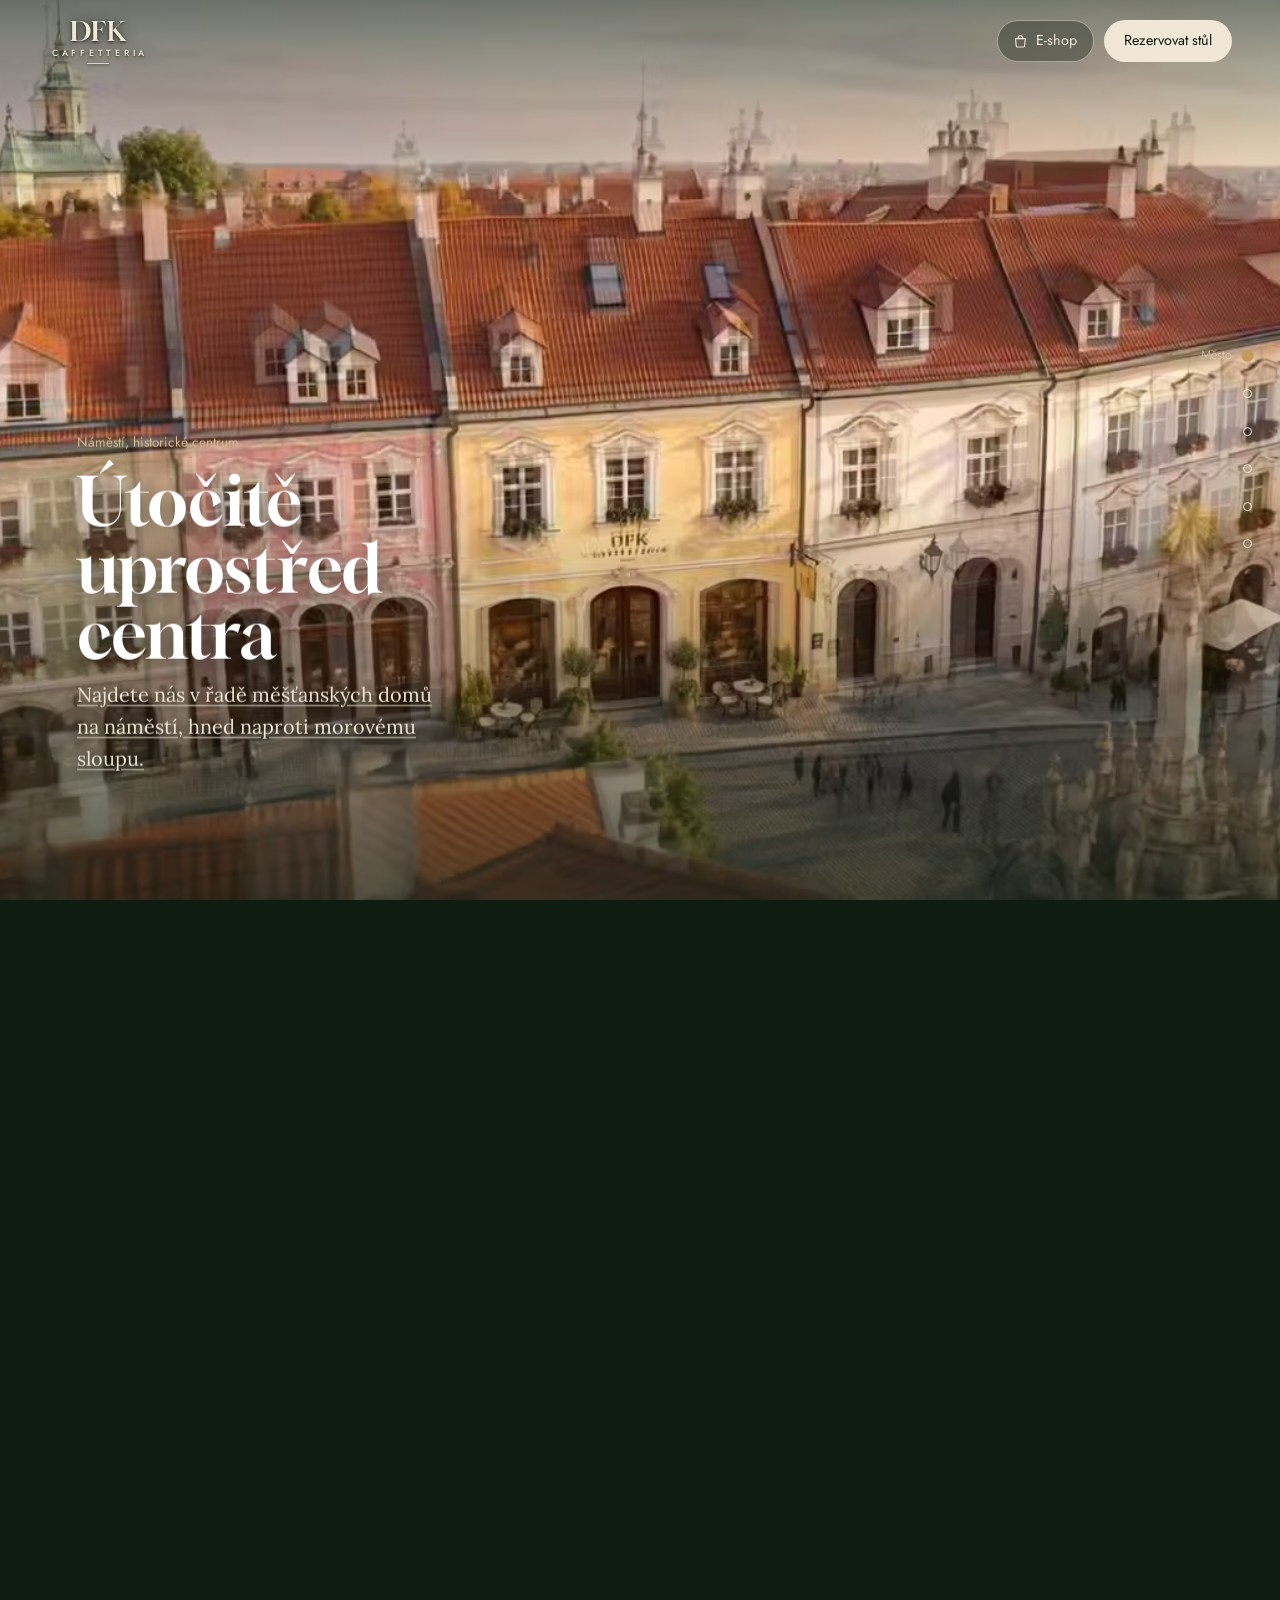
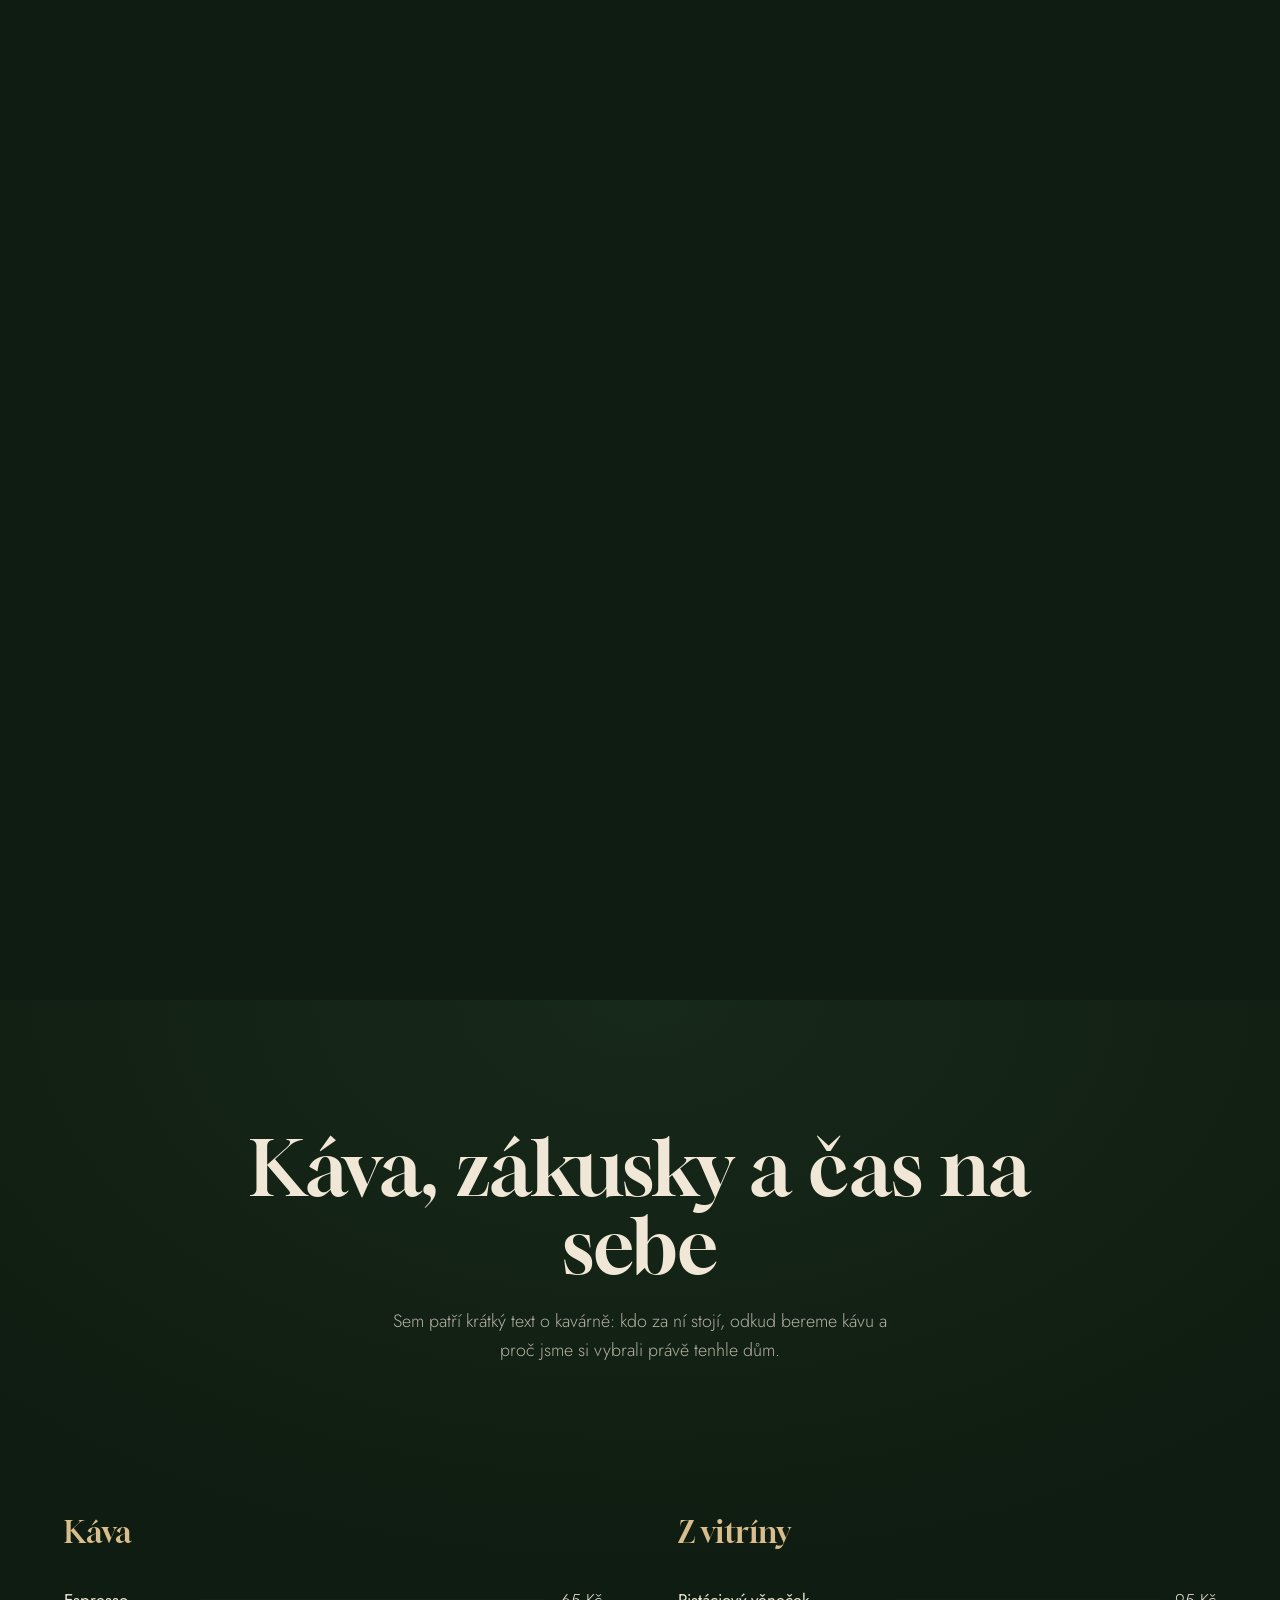
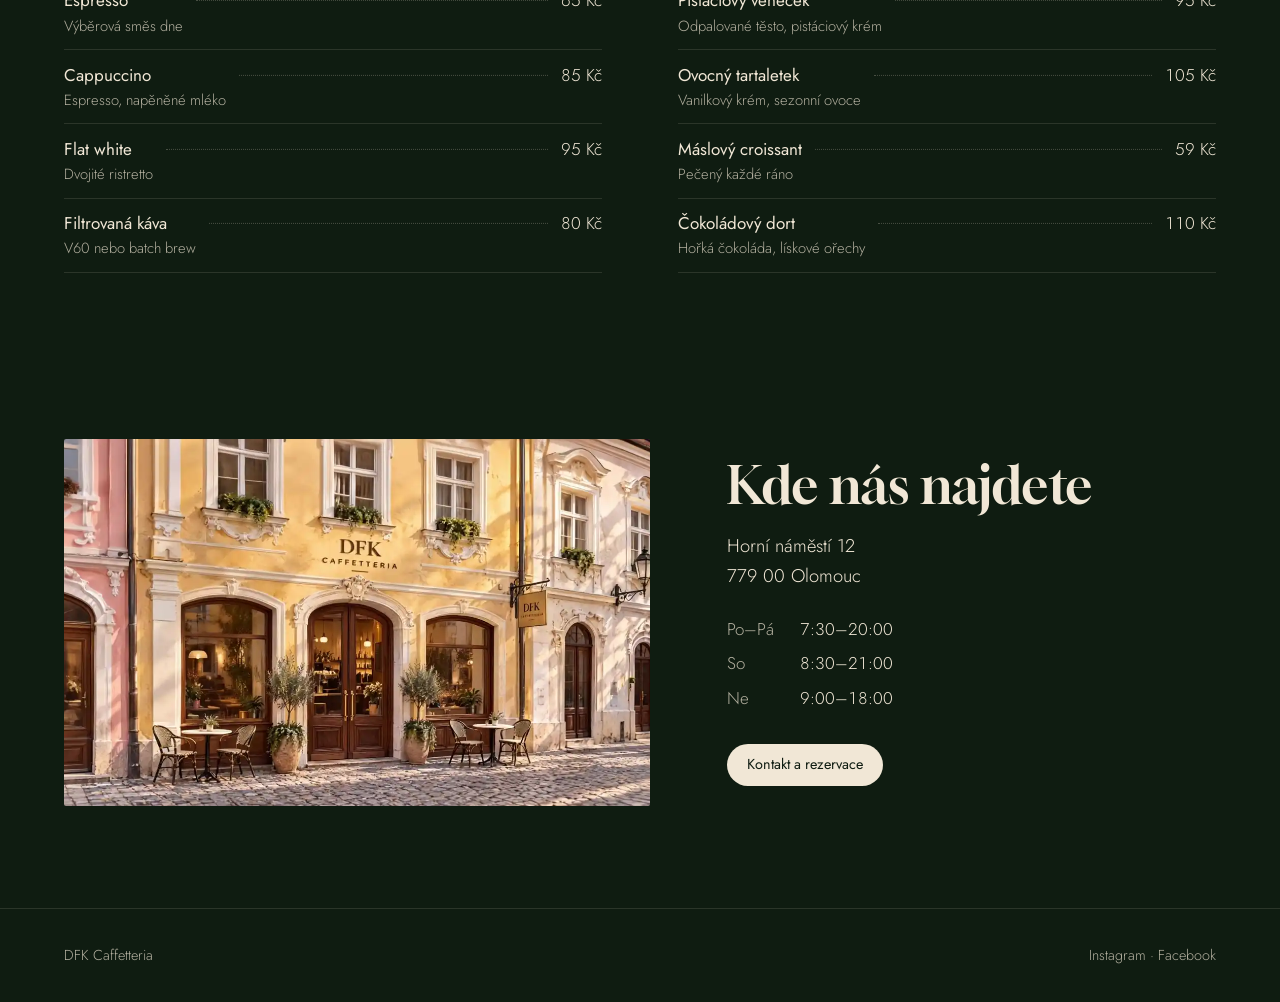
<file: index.html>
<!DOCTYPE html>
<html lang="cs">
<head>
<meta charset="utf-8">
<meta name="viewport" content="width=device-width, initial-scale=1, viewport-fit=cover">
<title>DFK Caffetteria</title>
<meta name="description" content="Kavárna v přízemí barokního domu v srdci starého města.">
<link rel="icon" href="data:image/svg+xml,%3Csvg xmlns='http://www.w3.org/2000/svg' viewBox='0 0 100 100'%3E%3Ctext y='.9em' font-size='90'%3E%E2%98%95%3C/text%3E%3C/svg%3E">
<script>document.documentElement.classList.add('cms-wait')</script>
<script src="https://identity.netlify.com/v1/netlify-identity-widget.js"></script>
<link rel="preconnect" href="https://fonts.googleapis.com">
<link rel="preconnect" href="https://fonts.gstatic.com" crossorigin>
<link href="https://fonts.googleapis.com/css2?family=Gloock&family=Jost:wght@300;400;500&display=swap" rel="stylesheet">
<style>
:root{
  --green:#0F1C11; --green-2:#17291A; --brass:#C19A5B; --brass-soft:#D9BD8C;
  --cream:#F1E7D6; --cream-dim:rgba(241,231,214,.72); --espresso:#2B1D14;
  --serif:"Gloock","Bodoni 72","Didot",Georgia,serif;
  --sans:"Jost","Futura","Avenir Next","Segoe UI",system-ui,sans-serif;
  box-sizing:border-box;
  padding-top:env(safe-area-inset-top,0px);
  padding-bottom:env(safe-area-inset-bottom,0px);
  color-scheme:dark;
}
*,*::before,*::after{box-sizing:inherit}
html{scroll-padding-top:env(safe-area-inset-top,0px);background:var(--green)}
body{margin:0;background:var(--green);color:var(--cream);font-family:var(--sans);font-weight:300;font-size:1.0625rem;line-height:1.6;-webkit-font-smoothing:antialiased}
a{color:inherit}
:focus-visible{outline:2px solid var(--brass);outline-offset:4px;border-radius:2px}

/* header */
.top{position:fixed;inset:0 0 auto;z-index:20;display:flex;align-items:center;justify-content:space-between;
  padding:calc(env(safe-area-inset-top,0px) + 1.1rem) clamp(1.2rem,4vw,3rem) 1.1rem;pointer-events:none}
.top > *{pointer-events:auto}
.top{transition:background .3s}
.top.solid{background:rgba(15,28,17,.9);-webkit-backdrop-filter:blur(10px);backdrop-filter:blur(10px)}
.mark{display:flex;flex-direction:column;align-items:center;text-decoration:none;line-height:1;text-shadow:0 1px 3px rgba(15,28,17,.9),0 0 14px rgba(15,28,17,.7)}
.mark span{font-weight:500}
.mark i{box-shadow:0 1px 3px rgba(15,28,17,.8)}
.mark b{font-family:var(--serif);font-weight:400;font-size:1.65rem;letter-spacing:.02em}
.mark span{font-size:.56rem;letter-spacing:.42em;margin-top:.3rem;padding-left:.42em}
.mark i{display:block;width:1.4rem;height:1px;background:currentColor;margin-top:.35rem;opacity:.8}
.book{font:inherit;font-size:.9rem;font-weight:400;color:var(--green);background:var(--cream);border:0;border-radius:999px;
  padding:.6rem 1.25rem;text-decoration:none;transition:background .2s}
.book:hover{background:var(--brass-soft)}

/* scroll film */
.film{position:relative;height:1000vh}
.stage{position:sticky;top:0;height:100vh;height:100dvh;overflow:hidden;background:var(--green)}
canvas{position:absolute;inset:0;width:100%;height:100%;display:block}
.scrim{position:absolute;inset:0;pointer-events:none;
  background:linear-gradient(180deg,rgba(15,28,17,.55) 0%,rgba(15,28,17,0) 22%,rgba(15,28,17,0) 55%,rgba(15,28,17,.7) 100%)}

.hero{position:absolute;inset:0;display:grid;place-items:center;text-align:center;padding:2rem;will-change:opacity,transform}
/* soft dark pool behind the logo so it never melts into the roofs */
.hero::before{content:"";position:absolute;inset:0;pointer-events:none;
  background:
    radial-gradient(ellipse 62% 48% at 50% 50%,rgba(15,28,17,.78) 0%,rgba(15,28,17,.55) 45%,rgba(15,28,17,0) 100%),
    rgba(15,28,17,.18)}
.hero > div{position:relative}
.hero h1{margin:0;font-family:var(--serif);font-weight:400;line-height:.86;font-size:clamp(5rem,19vw,17rem);letter-spacing:-.01em;color:#F7EFE1;
  text-shadow:0 2px 6px rgba(15,28,17,.55),0 .08em .5em rgba(15,28,17,.6)}
.hero h1 small{display:block;font-family:var(--sans);font-weight:500;font-size:.14em;letter-spacing:.62em;padding-left:.62em;margin-top:.9em;
  color:var(--brass-soft);text-shadow:0 1px 3px rgba(15,28,17,.9),0 0 18px rgba(15,28,17,.8)}
.hero p{margin:1.6rem auto 0;max-width:30ch;font-size:clamp(1.05rem,1.7vw,1.25rem);font-weight:400;color:#F7EFE1;
  text-shadow:0 1px 3px rgba(15,28,17,.95),0 0 20px rgba(15,28,17,.85)}
.hint{position:absolute;left:50%;bottom:calc(env(safe-area-inset-bottom,0px) + 2rem);transform:translateX(-50%);
  font-size:.85rem;font-weight:400;color:var(--cream);text-shadow:0 1px 3px rgba(15,28,17,.95),0 0 14px rgba(15,28,17,.8);display:flex;flex-direction:column;align-items:center;gap:.6rem}
.hint::after{content:"";width:1px;height:2.6rem;background:linear-gradient(var(--cream),transparent);animation:drip 2.2s ease-in-out infinite}
@keyframes drip{0%{transform:scaleY(0);transform-origin:top}50%{transform:scaleY(1);transform-origin:top}51%{transform-origin:bottom}100%{transform:scaleY(0);transform-origin:bottom}}

.beat{position:absolute;max-width:min(30rem,86vw);opacity:0;will-change:opacity,transform}
.beat h2{margin:0 0 .7rem;font-family:var(--serif);font-weight:400;font-size:clamp(2.2rem,5.2vw,4.4rem);line-height:1;
  text-shadow:0 2px 24px rgba(15,28,17,.55)}
.beat p{margin:0;font-size:clamp(1rem,1.35vw,1.15rem);max-width:36ch;text-shadow:0 1px 14px rgba(15,28,17,.85)}
.beat .where{display:block;font-size:.85rem;color:var(--brass-soft);margin-bottom:.9rem;font-weight:400}
.pos-bl{left:clamp(1.2rem,6vw,5rem);bottom:clamp(5rem,14vh,9rem)}
.pos-br{right:clamp(1.2rem,6vw,5rem);bottom:clamp(5rem,14vh,9rem);text-align:right}
.pos-br p{margin-left:auto}
.pos-tl{left:clamp(1.2rem,6vw,5rem);top:clamp(6rem,18vh,11rem)}
.pos-c{left:50%;bottom:clamp(3rem,10vh,6rem);transform:translateX(-50%);text-align:center}
.pos-c p{margin:0 auto}

/* route progress — the journey really is a sequence */
.route{position:absolute;right:clamp(.8rem,2.2vw,1.8rem);top:50%;transform:translateY(-50%);display:flex;flex-direction:column;gap:1.1rem;z-index:5}
.route button{all:unset;cursor:pointer;display:flex;align-items:center;gap:.7rem;justify-content:flex-end;font-size:.78rem;color:var(--cream-dim)}
.route button span{opacity:0;transform:translateX(6px);transition:opacity .25s,transform .25s}
.route button:hover span,.route button:focus-visible span,.route button.on span{opacity:1;transform:none}
.route button i{width:7px;height:7px;border-radius:50%;border:1px solid var(--cream);transition:background .25s,transform .25s}
.route button.on i{background:var(--brass);border-color:var(--brass);transform:scale(1.35)}
.route button:focus-visible{outline:2px solid var(--brass);outline-offset:4px}
.loader{position:absolute;left:0;bottom:0;height:2px;background:var(--brass);width:0;transition:width .2s,opacity .6s}

/* after the film */
.after{position:relative;background:radial-gradient(120% 60% at 50% 0%,var(--green-2),var(--green) 60%)}
.wrap{width:min(72rem,100% - 2*clamp(1.2rem,5vw,3rem));margin:0 auto}
.lead{padding:clamp(4rem,10vw,8rem) 0 clamp(3rem,7vw,5rem);text-align:center}
.lead h2{margin:0 auto;max-width:16ch;font-family:var(--serif);font-weight:400;font-size:clamp(2.4rem,6vw,5rem);line-height:1.02}
.lead p{max-width:52ch;margin:1.4rem auto 0;color:var(--cream-dim);font-size:1.12rem}

.menu{display:grid;grid-template-columns:1fr 1fr;gap:clamp(2rem,6vw,6rem);padding:clamp(2rem,5vw,4rem) 0}
.menu h3{font-family:var(--serif);font-weight:400;font-size:1.9rem;margin:0 0 1.2rem;color:var(--brass-soft)}
.menu ul{list-style:none;margin:0;padding:0}
.menu li{display:flex;align-items:baseline;gap:.8rem;padding:.7rem 0;border-bottom:1px solid rgba(241,231,214,.12)}
.menu li strong{font-weight:400}
.menu li em{font-style:normal;color:var(--cream-dim);font-size:.92rem;display:block}
.menu li .dots{flex:1;border-bottom:1px dotted rgba(241,231,214,.25);transform:translateY(-.3em)}
.menu li .price{font-variant-numeric:tabular-nums;color:var(--cream)}

.visit{display:grid;grid-template-columns:1.2fr 1fr;gap:clamp(2rem,6vw,5rem);align-items:center;padding:clamp(4rem,8vw,7rem) 0}
.visit figure{margin:0;border-radius:2px;overflow:hidden;aspect-ratio:16/10;background:var(--green-2)}
.visit figure img{width:100%;height:100%;object-fit:cover;display:block}
.visit h3{font-family:var(--serif);font-weight:400;font-size:clamp(2rem,4vw,3.2rem);line-height:1.05;margin:0 0 1.2rem}
.visit dl{margin:0;display:grid;grid-template-columns:auto 1fr;gap:.45rem 1.6rem}
.visit dt{color:var(--cream-dim)}
.visit dd{margin:0;font-variant-numeric:tabular-nums}
.visit address{font-style:normal;margin:0 0 1.6rem;font-size:1.15rem}
.visit .book{display:inline-block;margin-top:2rem}

footer{border-top:1px solid rgba(241,231,214,.12);padding:2.2rem 0 calc(env(safe-area-inset-bottom,0px) + 2.2rem);color:var(--cream-dim);font-size:.9rem}
footer .wrap{display:flex;justify-content:space-between;gap:1rem;flex-wrap:wrap}

/* contact view */
.contact{position:fixed;inset:0;z-index:50;overflow-y:auto;background:radial-gradient(120% 70% at 80% 0%,var(--green-2),var(--green) 65%);
  padding:calc(env(safe-area-inset-top,0px) + 1.1rem) 0 calc(env(safe-area-inset-bottom,0px) + 3rem)}
.contact[hidden]{display:none}
.contact-bar{display:flex;align-items:center;justify-content:space-between;width:min(72rem,100% - 2*clamp(1.2rem,5vw,3rem));margin:0 auto}
.back{display:inline-flex;align-items:center;gap:.55rem;font:inherit;font-size:.95rem;font-weight:400;color:var(--cream);background:transparent;
  border:1px solid rgba(241,231,214,.35);border-radius:999px;padding:.55rem 1.15rem .55rem .85rem;cursor:pointer;transition:background .2s,border-color .2s}
.back:hover{background:rgba(241,231,214,.08);border-color:var(--cream)}
.back svg{width:1.1rem;height:1.1rem}
.contact-body{display:grid;grid-template-columns:1fr 1fr;gap:clamp(2rem,6vw,5rem);align-items:start;padding-top:clamp(3rem,8vw,6rem)}
.contact h1{margin:0 0 1rem;font-family:var(--serif);font-weight:400;font-size:clamp(2.8rem,7vw,5.4rem);line-height:.98}
.contact .intro{color:var(--cream-dim);max-width:38ch;margin:0 0 2.6rem;font-size:1.1rem}
.lines{display:grid;gap:1.6rem}
.lines div span{display:block;font-size:.85rem;color:var(--brass-soft);margin-bottom:.2rem}
.lines div p{margin:0;font-size:1.25rem;font-variant-numeric:tabular-nums}
.contact figure{margin:0;aspect-ratio:4/5;overflow:hidden;border-radius:2px;background:var(--green-2)}
.contact figure img{width:100%;height:100%;object-fit:cover;display:block}
.contact dl{margin:0;display:grid;grid-template-columns:auto 1fr;gap:.4rem 1.6rem;font-size:1.05rem}
.contact dt{color:var(--cream-dim)}
.contact dd{margin:0;font-variant-numeric:tabular-nums}
.contact .note{margin-top:2.4rem;padding-top:1.4rem;border-top:1px solid rgba(241,231,214,.14);color:var(--cream-dim);font-size:.95rem;max-width:44ch}

@media (max-width:760px){
  .contact-body{grid-template-columns:1fr}
  .contact figure{aspect-ratio:16/10;order:-1}
  .menu,.visit{grid-template-columns:1fr}
  .pos-br,.pos-bl,.pos-tl{left:1.25rem;right:1.25rem;top:auto;bottom:calc(env(safe-area-inset-bottom,0px) + 5.2rem);text-align:left;max-width:none}
  .pos-br p{margin-left:0}
  .pos-c{bottom:calc(env(safe-area-inset-bottom,0px) + 5.2rem);width:calc(100% - 2.5rem)}
}

/* header links + e-shop view */
.top-links{display:flex;align-items:center;gap:.6rem}
.ghost{display:inline-flex;align-items:center;gap:.45rem;font-size:.9rem;font-weight:400;text-decoration:none;color:var(--cream);
  border:1px solid rgba(241,231,214,.5);border-radius:999px;padding:.55rem 1.05rem .55rem .85rem;background:rgba(15,28,17,.35);
  -webkit-backdrop-filter:blur(6px);backdrop-filter:blur(6px);transition:background .2s,border-color .2s}
.ghost:hover{background:rgba(241,231,214,.1);border-color:var(--cream)}
.ghost svg{width:1.05rem;height:1.05rem}
.shop-body{min-height:calc(100vh - 8rem);min-height:calc(100dvh - 8rem);display:flex;flex-direction:column;align-items:center;justify-content:center;text-align:center;gap:2.2rem;padding:3rem 0}
.shop-body .bag{width:3.2rem;height:3.2rem;color:var(--brass-soft)}
.shop-body h1{margin:0;max-width:12ch}
.shop-body p{margin:-1rem 0 0;color:var(--cream-dim);max-width:34ch}

/* ---------- mobile ---------- */
@media (max-width:760px), (max-aspect-ratio:4/5){
  body{font-size:1rem}
  .film{height:720vh}
  .top{padding:calc(env(safe-area-inset-top,0px) + .8rem) 1.1rem .8rem}
  .mark b{font-size:1.35rem}
  .mark span{font-size:.5rem}
  .book{font-size:.85rem;padding:.55rem 1rem}
  .top-links{gap:.45rem}
  .ghost{font-size:.85rem;padding:.5rem .85rem .5rem .7rem}
  .scrim{background:linear-gradient(180deg,rgba(15,28,17,.6) 0%,rgba(15,28,17,0) 18%,rgba(15,28,17,0) 45%,rgba(15,28,17,.88) 100%)}
  .hero{padding:1.25rem}
  .hero::before{background:radial-gradient(ellipse 95% 42% at 50% 50%,rgba(15,28,17,.8) 0%,rgba(15,28,17,.55) 50%,rgba(15,28,17,0) 100%),rgba(15,28,17,.22)}
  .hero h1{font-size:clamp(4.5rem,27vw,9rem)}
  .hero h1 small{font-size:.15em;letter-spacing:.5em;padding-left:.5em}
  .hero p{max-width:24ch;margin-top:1.3rem}
  .hint{bottom:calc(env(safe-area-inset-bottom,0px) + 3.6rem)}
  .beat h2{font-size:clamp(2.1rem,10vw,2.8rem)}
  .beat p{font-size:1rem}
  .beat .where{font-size:.8rem;margin-bottom:.6rem}
  /* chapter dots move to a row at the bottom */
  .route{display:flex;flex-direction:row;gap:.15rem;top:auto;right:auto;left:50%;transform:translateX(-50%);
    bottom:calc(env(safe-area-inset-bottom,0px) + .9rem)}
  .route button{padding:.6rem}
  .route button span{display:none}
  .lead{padding:4.5rem 0 2rem}
  .lead p{font-size:1.02rem}
  .menu{gap:2.6rem;padding:1.5rem 0}
  .menu h3{font-size:1.6rem;margin-bottom:.6rem}
  .menu li{gap:.6rem}
  .menu li .dots{min-width:.8rem}
  .menu li .price{white-space:nowrap}
  .visit{padding:3.5rem 0 4rem;gap:2rem}
  .visit .book{display:block;text-align:center}
  .contact-bar .mark{display:none}
  .contact-body{padding-top:2rem;gap:2rem}
  .contact h1{font-size:clamp(2.6rem,13vw,3.6rem)}
  .contact .intro{margin-bottom:1.8rem}
  .lines div p{font-size:1.1rem;overflow-wrap:anywhere}
  footer .wrap{flex-direction:column;gap:.4rem}
}
@media (prefers-reduced-motion:reduce){.hint::after{animation:none}}
/* texts come from content/site.json (Decap CMS); hidden for a moment so the old copy never flashes */
html.cms-wait [data-cms],html.cms-wait [data-cms-list]{visibility:hidden}
.beat [hidden]{display:none}
</style>
</head>
<body>

<header class="top">
  <a class="mark" href="#top" aria-label="DFK Caffetteria, na začátek"><b data-cms="brand.name">DFK</b><span data-cms="brand.tagline">CAFFETTERIA</span><i></i></a>
  <div class="top-links">
    <a class="ghost" href="#eshop">
      <svg viewBox="0 0 24 24" fill="none" stroke="currentColor" stroke-width="1.6" stroke-linecap="round" stroke-linejoin="round" aria-hidden="true"><path d="M5 8h14l-1.2 11.2a1 1 0 0 1-1 .8H7.2a1 1 0 0 1-1-.8L5 8z"/><path d="M9 8V6.5a3 3 0 0 1 6 0V8"/></svg>
      <span data-cms="header.eshop">E-shop</span>
    </a>
    <a class="book" href="#navsteva" data-cms="header.book">Rezervovat stůl</a>
  </div>
</header>

<main id="top">
  <section class="film" id="film" aria-label="Průlet z města až ke kávě">
    <div class="stage">
      <canvas id="c" aria-hidden="true"></canvas>
      <div class="scrim"></div>

      <div class="hero" id="hero">
        <div>
          <h1><span data-cms="hero.title">DFK</span><small data-cms="hero.subtitle">CAFFETTERIA</small></h1>
          <p data-cms="hero.text">Kavárna v přízemí barokního domu v srdci starého města.</p>
        </div>
      </div>
      <div class="hint" id="hint" data-cms="hero.hint">Pokračujte dolů</div>

      <!-- TEXTY se upravují v /admin (soubor content/site.json); data-in / data-out = část videa 0–1 -->
      <div class="beat pos-bl" data-in=".1" data-out=".24">
        <span class="where" data-cms="beats.b1.where" data-opt>Náměstí, historické centrum</span>
        <h2 data-cms="beats.b1.title">Pár kroků od radnice</h2>
        <p data-cms="beats.b1.text" data-opt>Najdete nás v řadě měšťanských domů na náměstí, hned naproti morovému sloupu.</p>
      </div>
      <div class="beat pos-br" data-in=".25" data-out=".36">
        <span class="where" data-cms="beats.b2.where" data-opt>Žlutý dům s ořechovými dveřmi</span>
        <h2 data-cms="beats.b2.title">Stačí otevřít</h2>
        <p data-cms="beats.b2.text" data-opt>Původní štukové průčelí, nové dřevěné portály a pár stolků venku na dlažbě.</p>
      </div>
      <div class="beat pos-tl" data-in=".41" data-out=".53">
        <span class="where" data-cms="beats.b3.where" data-opt hidden></span>
        <h2 data-cms="beats.b3.title">Pod klenbou</h2>
        <p data-cms="beats.b3.text" data-opt>Velký prostor s klenutými stropy, zelenými sametovými lavicemi a spoustou rostlin.</p>
      </div>
      <div class="beat pos-bl" data-in=".57" data-out=".7">
        <span class="where" data-cms="beats.b4.where" data-opt hidden></span>
        <h2 data-cms="beats.b4.title">Bar a vitrína</h2>
        <p data-cms="beats.b4.text" data-opt>Výběrová káva, čerstvé zákusky z naší cukrárny a sklenka vína na večer.</p>
      </div>
      <div class="beat pos-br" data-in=".74" data-out=".86">
        <span class="where" data-cms="beats.b5.where" data-opt hidden></span>
        <h2 data-cms="beats.b5.title">Espresso, jak má být</h2>
        <p data-cms="beats.b5.text" data-opt>Pražíme v malých várkách a každý šálek připravujeme ručně.</p>
      </div>
      <div class="beat pos-c" data-in=".93" data-out="1.1">
        <span class="where" data-cms="beats.b6.where" data-opt hidden></span>
        <h2 data-cms="beats.b6.title">Těšíme se na vás</h2>
        <p data-cms="beats.b6.text" data-opt hidden></p>
      </div>

      <nav class="route" aria-label="Kapitoly průletu">
        <button data-at="0"><span data-cms="route.r1">Město</span><i></i></button>
        <button data-at=".27"><span data-cms="route.r2">Průčelí</span><i></i></button>
        <button data-at=".46"><span data-cms="route.r3">Interiér</span><i></i></button>
        <button data-at=".62"><span data-cms="route.r4">Bar</span><i></i></button>
        <button data-at=".8"><span data-cms="route.r5">Káva</span><i></i></button>
        <button data-at="1"><span data-cms="route.r6">Návštěva</span><i></i></button>
      </nav>
      <div class="loader" id="loader"></div>
    </div>
  </section>

  <div class="after">
    <section class="wrap lead">
      <h2 data-cms="lead.title">Káva, zákusky a čas na sebe</h2>
      <p data-cms="lead.text">Sem patří krátký text o kavárně: kdo za ní stojí, odkud bereme kávu a proč jsme si vybrali právě tenhle dům.</p>
    </section>

    <section class="wrap menu" id="nabidka" aria-label="Nabídka">
      <div>
        <h3 data-cms="menu.col1.heading">Káva</h3>
        <ul data-cms-list="menu.col1.items">
          <li><div><strong>Espresso</strong><em>Výběrová směs dne</em></div><span class="dots"></span><span class="price">65 Kč</span></li>
          <li><div><strong>Cappuccino</strong><em>Espresso, napěněné mléko</em></div><span class="dots"></span><span class="price">85 Kč</span></li>
          <li><div><strong>Flat white</strong><em>Dvojité ristretto</em></div><span class="dots"></span><span class="price">95 Kč</span></li>
          <li><div><strong>Filtrovaná káva</strong><em>V60 nebo batch brew</em></div><span class="dots"></span><span class="price">80 Kč</span></li>
        </ul>
      </div>
      <div>
        <h3 data-cms="menu.col2.heading">Z vitríny</h3>
        <ul data-cms-list="menu.col2.items">
          <li><div><strong>Pistáciový věneček</strong><em>Odpalované těsto, pistáciový krém</em></div><span class="dots"></span><span class="price">95 Kč</span></li>
          <li><div><strong>Ovocný tartaletek</strong><em>Vanilkový krém, sezonní ovoce</em></div><span class="dots"></span><span class="price">105 Kč</span></li>
          <li><div><strong>Máslový croissant</strong><em>Pečený každé ráno</em></div><span class="dots"></span><span class="price">59 Kč</span></li>
          <li><div><strong>Čokoládový dort</strong><em>Hořká čokoláda, lískové ořechy</em></div><span class="dots"></span><span class="price">110 Kč</span></li>
        </ul>
      </div>
    </section>

    <section class="wrap visit" id="navsteva" aria-label="Návštěva">
      <figure><img id="facade" data-cms-img="gallery.facade" alt="Žluté barokní průčelí kavárny DFK Caffetteria s ořechovými dveřmi"></figure>
      <div>
        <h3 data-cms="visit.title">Kde nás najdete</h3>
        <address data-cms="visit.address">Horní náměstí 12<br>779 00 Olomouc</address>
        <dl data-cms-list="hours">
          <dt>Po–Pá</dt><dd>7:30–20:00</dd>
          <dt>So</dt><dd>8:30–21:00</dd>
          <dt>Ne</dt><dd>9:00–18:00</dd>
        </dl>
        <a class="book" href="#kontakt" data-cms="visit.button">Kontakt a rezervace</a>
      </div>
    </section>

    <footer><div class="wrap"><span data-cms="footer.left">DFK Caffetteria</span><span data-cms="footer.right">Instagram · Facebook</span></div></footer>
  </div>
</main>

<section class="contact" id="kontakt" hidden aria-labelledby="kontakt-h">
  <div class="contact-bar">
    <button class="back" id="back" type="button">
      <svg viewBox="0 0 24 24" fill="none" stroke="currentColor" stroke-width="1.6" stroke-linecap="round" stroke-linejoin="round" aria-hidden="true"><path d="M15 5l-7 7 7 7"/></svg>
      <span data-cms="contact.back">Zpět na úvod</span>
    </button>
    <div class="mark" aria-hidden="true"><b data-cms="brand.name">DFK</b><span data-cms="brand.tagline">CAFFETTERIA</span><i></i></div>
  </div>
  <div class="wrap contact-body">
    <div>
      <h1 id="kontakt-h" data-cms="contact.title">Zavolejte nám</h1>
      <p class="intro" data-cms="contact.intro">Stůl vám rádi podržíme. Na víkend doporučujeme rezervovat aspoň den předem.</p>
      <div class="lines" data-cms-list="contact.lines">
        <div><span>Telefon</span><p>+420 585 123 456</p></div>
        <div><span>E-mail</span><p>rezervace@dfkcaffetteria.cz</p></div>
        <div><span>Adresa</span><p>Horní náměstí 12, 779 00 Olomouc</p></div>
        <div><span>Instagram</span><p>@dfkcaffetteria</p></div>
      </div>
      <p class="note" data-cms="contact.note">Skupiny nad osm lidí a soukromé akce domlouváme e-mailem. Ozveme se do druhého dne.</p>
    </div>
    <div>
      <figure><img id="contact-img" data-cms-img="gallery.contact" alt="Bar kavárny DFK Caffetteria s vitrínou zákusků"></figure>
      <dl style="margin-top:1.6rem" data-cms-list="hours">
        <dt>Po–Pá</dt><dd>7:30–20:00</dd>
        <dt>So</dt><dd>8:30–21:00</dd>
        <dt>Ne</dt><dd>9:00–18:00</dd>
      </dl>
    </div>
  </div>
</section>

<section class="contact" id="eshop" hidden aria-labelledby="eshop-h">
  <div class="contact-bar" style="justify-content:center">
    <div class="mark" aria-hidden="true"><b data-cms="brand.name">DFK</b><span data-cms="brand.tagline">CAFFETTERIA</span><i></i></div>
  </div>
  <div class="wrap shop-body">
    <svg class="bag" viewBox="0 0 24 24" fill="none" stroke="currentColor" stroke-width="1.2" stroke-linecap="round" stroke-linejoin="round" aria-hidden="true"><path d="M5 8h14l-1.2 11.2a1 1 0 0 1-1 .8H7.2a1 1 0 0 1-1-.8L5 8z"/><path d="M9 8V6.5a3 3 0 0 1 6 0V8"/></svg>
    <h1 id="eshop-h" data-cms="eshop.title">Zde bude váš e-shop</h1>
    <p data-cms="eshop.text">Káva, zrnka z naší pražírny a dárkové balíčky brzy i online.</p>
    <button class="back" id="back-shop" type="button">
      <svg viewBox="0 0 24 24" fill="none" stroke="currentColor" stroke-width="1.6" stroke-linecap="round" stroke-linejoin="round" aria-hidden="true"><path d="M15 5l-7 7 7 7"/></svg>
      <span data-cms="eshop.back">Zpět na úvod</span>
    </button>
  </div>
</section>

<script>
// texts, colours and photos editable in /admin (Decap CMS) live in content/site.json
const CONTENT = fetch('content/site.json', {cache: 'no-cache'}).then(r => r.ok ? r.json() : null).catch(() => null);
(() => {
  const root = document.documentElement, done = () => root.classList.remove('cms-wait');
  setTimeout(done, 2500);
  const get = (o, path) => path.split('.').reduce((a, k) => a == null ? a : a[k], o);
  const esc = s => String(s).replace(/[&<>"]/g, c => ({'&':'&amp;','<':'&lt;','>':'&gt;','"':'&quot;'}[c]));
  const txt = v => (v && v.text) || '';
  // one editable text: {text, color}; empty colour keeps the design's own
  // optional look of one text: font, size (relative to the design), bold, italic, underline
  const FONTS = {
    gloock: ['"Gloock",Georgia,serif'],
    jost: ['"Jost",system-ui,sans-serif', 'Jost:ital,wght@0,300;0,400;0,500;0,700;1,400;1,700'],
    playfair: ['"Playfair Display",Georgia,serif', 'Playfair+Display:ital,wght@0,400;0,700;1,400;1,700'],
    cormorant: ['"Cormorant Garamond",Georgia,serif', 'Cormorant+Garamond:ital,wght@0,400;0,700;1,400;1,700'],
    lora: ['"Lora",Georgia,serif', 'Lora:ital,wght@0,400;0,700;1,400;1,700'],
    montserrat: ['"Montserrat",system-ui,sans-serif', 'Montserrat:ital,wght@0,300;0,400;0,700;1,400;1,700'],
    poppins: ['"Poppins",system-ui,sans-serif', 'Poppins:ital,wght@0,300;0,400;0,700;1,400;1,700'],
    greatvibes: ['"Great Vibes",cursive', 'Great+Vibes'],
    dancing: ['"Dancing Script",cursive', 'Dancing+Script:wght@400;700']
  };
  function look(v){
    const css = [];
    if(FONTS[v.font]) css.push('font-family:' + FONTS[v.font][0]);
    if(+v.size > 0 && +v.size !== 1) css.push('font-size:' + (+v.size) + 'em');
    if(v.bold) css.push('font-weight:700');
    if(v.italic) css.push('font-style:italic');
    if(v.underline) css.push('text-decoration:underline;text-underline-offset:.15em');
    return css.join(';');
  }
  // the text itself; styled through an inner <cms-t> so the page's own span/em rules never touch it
  function html(v){
    const t = esc(txt(v)).replace(/\n/g, '<br>'), css = v ? look(v) : '';
    return css ? `<cms-t style="${esc(css)}">${t}</cms-t>` : t;
  }
  function loadFonts(c){
    const used = new Set(), walk = o => { if(o && typeof o === 'object'){ if(typeof o.font === 'string') used.add(o.font); Object.values(o).forEach(walk); } };
    walk(c);
    used.forEach(f => {
      if(!FONTS[f] || !FONTS[f][1] || document.getElementById('font-' + f)) return;
      const l = document.createElement('link');
      l.id = 'font-' + f; l.rel = 'stylesheet'; l.href = 'https://fonts.googleapis.com/css2?family=' + FONTS[f][1] + '&display=swap';
      document.head.appendChild(l);
    });
  }
  const tag = (name, v, attrs = '') => `<${name}${attrs}${v && v.color ? ` style="color:${esc(v.color)}"` : ''}>${html(v)}</${name}>`;
  function put(el, v){
    if(!v || typeof v !== 'object') return;
    el.innerHTML = html(v);
    el.style.color = v.color || '';
    if(el.hasAttribute('data-opt')) el.hidden = !txt(v);
  }
  const LISTS = {
    'menu.col1.items': it => `<li><div>${tag('strong', it.name)}${txt(it.desc) ? tag('em', it.desc) : ''}</div><span class="dots"></span>${tag('span', it.price, ' class="price"')}</li>`,
    'hours': it => tag('dt', it.day) + tag('dd', it.time),
    'contact.lines': it => `<div>${tag('span', it.label)}${tag('p', it.value)}</div>`
  };
  LISTS['menu.col2.items'] = LISTS['menu.col1.items'];
  let live = false;
  function apply(c){
    loadFonts(c);
    if(c.meta){
      if(c.meta.title) document.title = c.meta.title;
      if(c.meta.description) document.querySelector('meta[name="description"]').content = c.meta.description;
    }
    document.querySelectorAll('[data-cms]').forEach(el => put(el, get(c, el.dataset.cms)));
    document.querySelectorAll('[data-cms-list]').forEach(el => {
      const key = el.dataset.cmsList, items = get(c, key);
      if(Array.isArray(items) && LISTS[key]) el.innerHTML = items.map(LISTS[key]).join('');
    });
    // photos load lazily (see below); the live preview shows them straight away
    document.querySelectorAll('[data-cms-img]').forEach(el => {
      const g = get(c, el.dataset.cmsImg); if(!g) return;
      if(g.alt) el.alt = g.alt;
      if(g.image){ el.dataset.src = g.image; if(live) el.src = g.image; }
    });
  }
  CONTENT.then(c => { if(c && !live) apply(c); done(); });

  // live preview inside /admin: the CMS pushes unsaved edits here and asks to show a section
  if(window.parent !== window && /[?&]cms-preview\b/.test(location.search)){
    const film = document.getElementById('film');
    const SPOT = {lead: '.lead', menu: '#nabidka', hours: '#navsteva', visit: '#navsteva', gallery: '#navsteva', 'gallery.facade': '#navsteva', footer: 'footer'};
    const VIEW = {contact: '#kontakt', 'gallery.contact': '#kontakt', eshop: '#eshop'};
    function go(key){
      let y = 0;
      const beat = /^beats\.(b\d)$/.exec(key) || (key === 'beats' && [, 'b1']);
      if(beat){
        const el = document.querySelector(`[data-cms="beats.${beat[1]}.title"]`).closest('.beat');
        y = film.offsetTop + (+el.dataset.in + Math.min(1, +el.dataset.out)) / 2 * (film.offsetHeight - innerHeight);
      } else if(SPOT[key]) y = document.querySelector(SPOT[key]).getBoundingClientRect().top + scrollY - 80;
      scrollTo({top: y, behavior: 'auto'});
    }
    window.dfkPreview = {
      apply(c){ live = true; apply(c); done(); },
      goto(key){
        const view = VIEW[key];
        if(view){ if(location.hash !== view) location.hash = view; return; }
        if(location.hash === '#kontakt' || location.hash === '#eshop'){ location.hash = ''; setTimeout(() => go(key), 120); }
        else go(key);
      }
    };
  }
})();
</script>
<script>
const COUNT = 121;
const pad = i => String(i + 1).padStart(3, '0');
// static photos (facade, bar) use the WebP desktop frames, which every browser can show
const IMG = p => 'fallback/f_' + pad(Math.round((COUNT - 1) * p)) + '.webp';
// for the rare browser without AVIF: a few key frames, cross-faded like a slideshow
const KEYS = [0, 32, 55, 74, 96, 120];
// AVIF where the browser supports it, WebP otherwise
const FORMAT = new Promise(res => {
  const im = new Image();
  im.onload = () => res(im.width > 0 ? 'avif' : 'webp');
  im.onerror = () => res('webp');
  im.src = '[data-uri]';
});
(() => {
  const MOBILE = matchMedia('(max-width:760px), (max-aspect-ratio:4/5)').matches;
  let SET = [];
  const N = COUNT, imgs = new Array(N), canvas = document.getElementById('c'), ctx = canvas.getContext('2d');
  const film = document.getElementById('film'), hero = document.getElementById('hero'), hint = document.getElementById('hint');
  const beats = [...document.querySelectorAll('.beat')], dots = [...document.querySelectorAll('.route button')];
  const loader = document.getElementById('loader');
  const reduce = matchMedia('(prefers-reduced-motion: reduce)').matches;
  let loaded = 0, target = 0, cur = 0, raf = 0, dpr = 1, W = 0, H = 0;

  function load(i){ return new Promise(r => { const im = new Image(); im.onload = () => { imgs[i] = im; loaded++; loader.style.width = (loaded/N*100)+'%'; if(loaded===N) loader.style.opacity=0; r(); }; im.src = SET[i]; }); }
  // first frame first, then a coarse pass, then the rest — scrubbing works almost immediately
  FORMAT.then(ext => {
    const dir = (MOBILE ? 'mobile/' : 'desktop/') + ext + '/';
    SET = ext === 'avif'
      ? Array.from({length: COUNT}, (_, i) => dir + 'f_' + pad(i) + '.avif')
      : Array.from({length: COUNT}, (_, i) => { const k = KEYS.reduce((a, b) => Math.abs(b - i) < Math.abs(a - i) ? b : a); return 'fallback/f_' + pad(k) + '.webp'; });
  load(0).then(() => { draw(); const order=[]; for(let s of [8,4,2,1]) for(let i=0;i<N;i+=s) if(!order.includes(i)&&i) order.push(i); (async()=>{ for(let k=0;k<order.length;k+=6) await Promise.all(order.slice(k,k+6).map(load)); })(); });
  });
  CONTENT.then(() => { const im = document.getElementById('facade'); if(!im.getAttribute('src')) im.src = im.dataset.src || IMG(0.28); });

  function nearest(i){ if(imgs[i]) return imgs[i]; for(let d=1; d<N; d++){ if(imgs[i-d]) return imgs[i-d]; if(imgs[i+d]) return imgs[i+d]; } return null; }
  function cover(im, a){
    const s = Math.max(W/im.width, H/im.height), w = im.width*s, h = im.height*s;
    ctx.globalAlpha = a; ctx.drawImage(im, (W-w)/2, (H-h)/2, w, h);
  }
  let lastW = 0, lastH = 0;
  function resize(){ const cw = innerWidth, ch = canvas.clientHeight; if(cw === lastW && Math.abs(ch - lastH) < 2) return; lastW = cw; lastH = ch; dpr = Math.min(devicePixelRatio||1, 2); W = canvas.width = innerWidth*dpr; H = canvas.height = canvas.clientHeight*dpr; draw(); }
  function draw(){
    const f = cur*(N-1), i = Math.floor(f), t = f - i;
    const a = nearest(i), b = nearest(Math.min(i+1, N-1));
    if(!a) return;
    ctx.fillStyle = '#0F1C11'; ctx.globalAlpha = 1; ctx.fillRect(0,0,W,H);
    cover(a,1); if(b && b!==a && t>0.01) cover(b,t);
    ctx.globalAlpha = 1;
  }
  function progress(){ const r = film.getBoundingClientRect(); return Math.min(1, Math.max(0, -r.top/(r.height - innerHeight))); }
  function ui(p){
    const h = Math.max(0, 1 - p/0.07);
    hero.style.opacity = h; hero.style.transform = `scale(${1 + (1-h)*0.06})`; hint.style.opacity = h;
    for(const el of beats){
      const a = +el.dataset.in, b = +el.dataset.out, fade = 0.035;
      let o = p<a||p>b ? 0 : Math.min(1,(p-a)/fade, (b-p)/fade);
      el.style.opacity = o;
      const base = el.classList.contains('pos-c') ? 'translateX(-50%) ' : '';
      el.style.transform = base + `translateY(${(1-o)*18}px)`;
    }
    const at = dots.map(d => +d.dataset.at); let k = 0; at.forEach((v,j)=>{ if(p >= v - 0.06) k = j; });
    dots.forEach((d,j)=>d.classList.toggle('on', j===k));
  }
  function tick(){
    cur += (target - cur) * (reduce ? 1 : 0.14);
    if(Math.abs(target-cur) < 0.0005) cur = target;
    draw(); ui(cur);
    raf = cur !== target ? requestAnimationFrame(tick) : 0;
  }
  const topBar = document.querySelector('.top');
  function onScroll(){ topBar.classList.toggle('solid', film.getBoundingClientRect().bottom <= 90); target = progress(); if(!raf) raf = requestAnimationFrame(tick); }
  dots.forEach(d => d.addEventListener('click', () => {
    const top = film.offsetTop + (+d.dataset.at)*(film.offsetHeight - innerHeight) + (+d.dataset.at===1 ? innerHeight*0.9 : 0);
    scrollTo({top, behavior: reduce ? 'auto' : 'smooth'});
  }));
  addEventListener('scroll', onScroll, {passive:true});
  addEventListener('resize', resize);
  resize(); onScroll();
})();

// contact view: opens on #kontakt, "Zpět na úvod" returns to the top of the home page
(() => {
  const view = document.getElementById('kontakt'), back = document.getElementById('back');
  let imgSet = false;
  function open(){
    if(!imgSet){ CONTENT.then(() => { const im = document.getElementById('contact-img'); if(!im.getAttribute('src')) im.src = im.dataset.src || IMG(0.66); }); imgSet = true; }
    view.hidden = false; view.scrollTop = 0; document.body.style.overflow = 'hidden'; back.focus({preventScroll:true});
  }
  function close(){
    view.hidden = true; document.body.style.overflow = '';
    if(location.hash === '#kontakt'){ try{ history.replaceState(null, '', location.pathname + location.search); }catch(e){} }
    scrollTo({top:0, behavior:'auto'});
  }
  function sync(){ location.hash === '#kontakt' ? open() : (!view.hidden && close()); }
  back.addEventListener('click', close);
  addEventListener('keydown', e => { if(e.key === 'Escape' && !view.hidden) close(); });
  addEventListener('hashchange', sync);
  sync();
})();

// e-shop view: opens on #eshop, "Zpět na úvod" returns to the top of the home page
(() => {
  const view = document.getElementById('eshop'), back = document.getElementById('back-shop');
  function open(){ view.hidden = false; view.scrollTop = 0; document.body.style.overflow = 'hidden'; back.focus({preventScroll:true}); }
  function close(){
    view.hidden = true; document.body.style.overflow = '';
    if(location.hash === '#eshop'){ try{ history.replaceState(null, '', location.pathname + location.search); }catch(e){} }
    scrollTo({top:0, behavior:'auto'});
  }
  function sync(){ location.hash === '#eshop' ? open() : (!view.hidden && close()); }
  back.addEventListener('click', close);
  addEventListener('keydown', e => { if(e.key === 'Escape' && !view.hidden) close(); });
  addEventListener('hashchange', sync);
  sync();
})();
</script>
<script>
// Netlify Identity: after login (or accepting the invite e-mail) go to the CMS
if (window.netlifyIdentity) {
  netlifyIdentity.on('init', user => {
    if (!user) netlifyIdentity.on('login', () => { document.location.href = '/admin/'; });
  });
}
</script>
</body>
</html>
</file>
